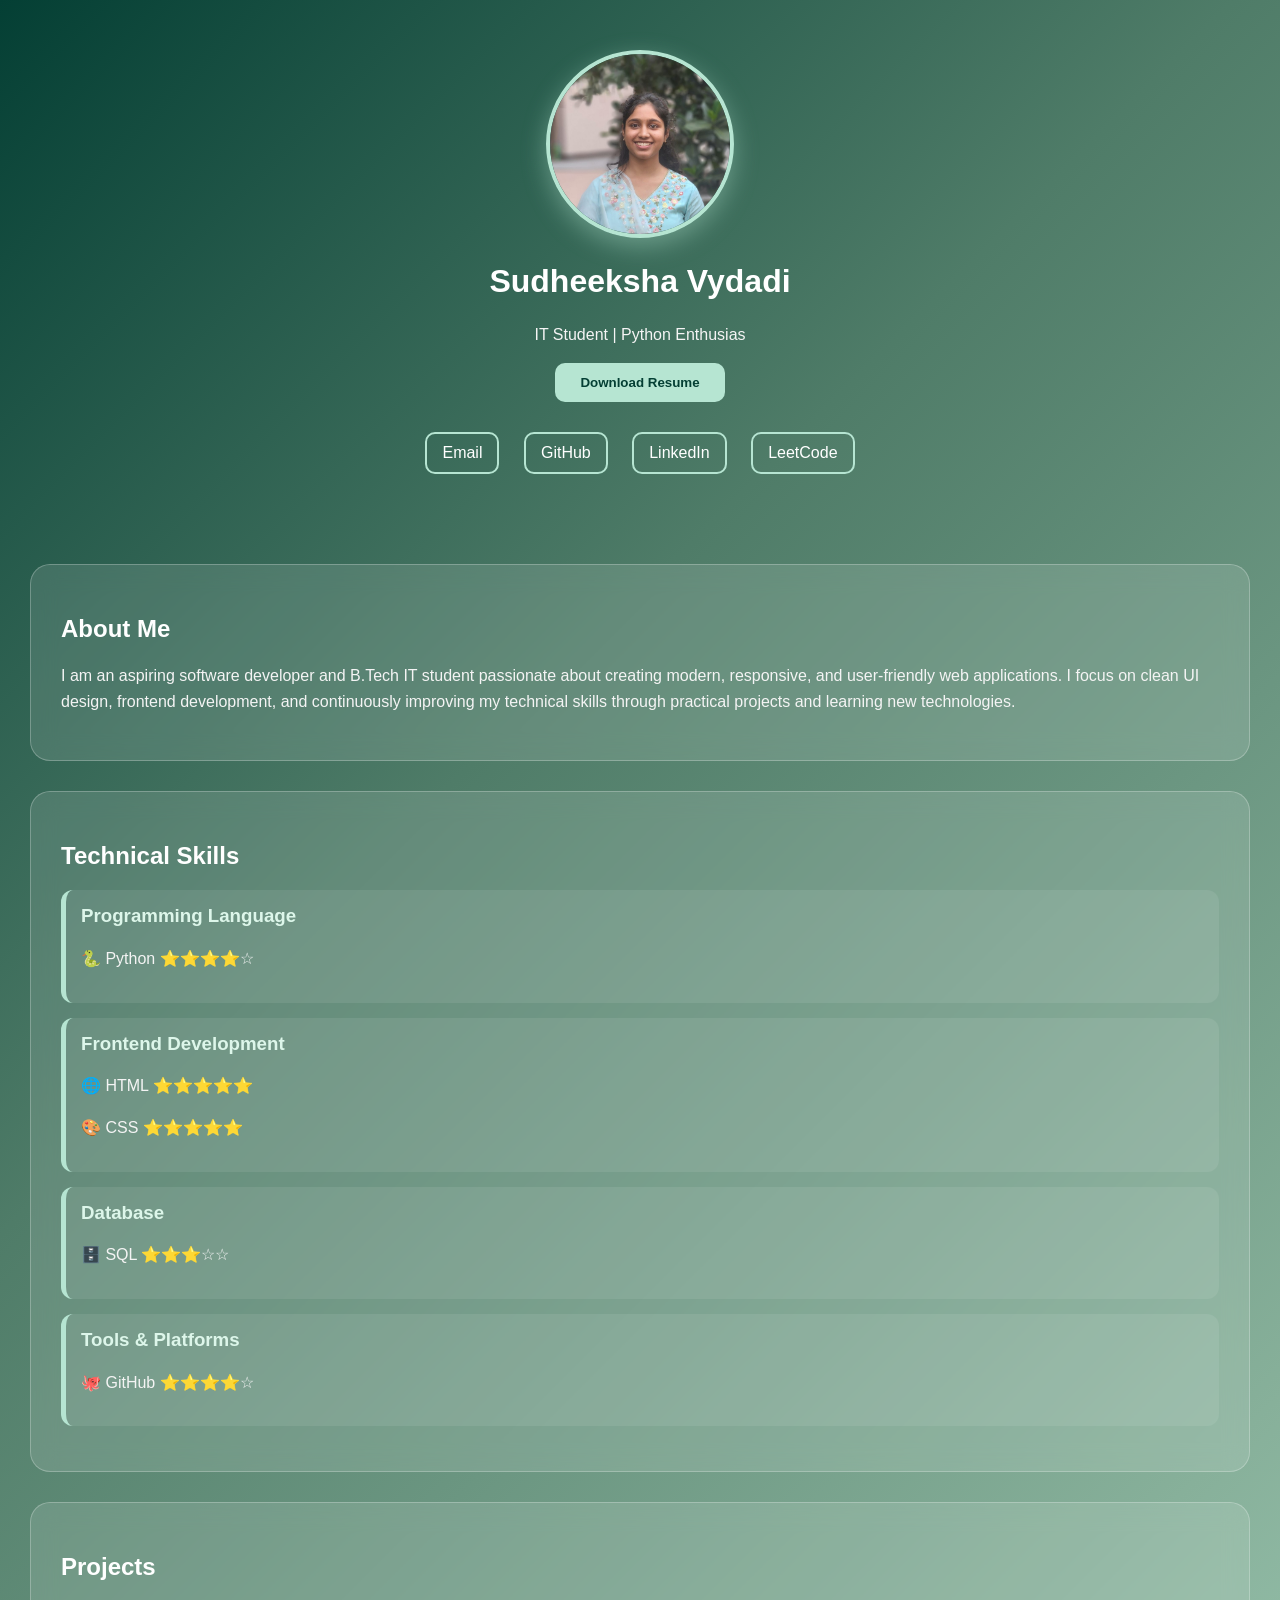
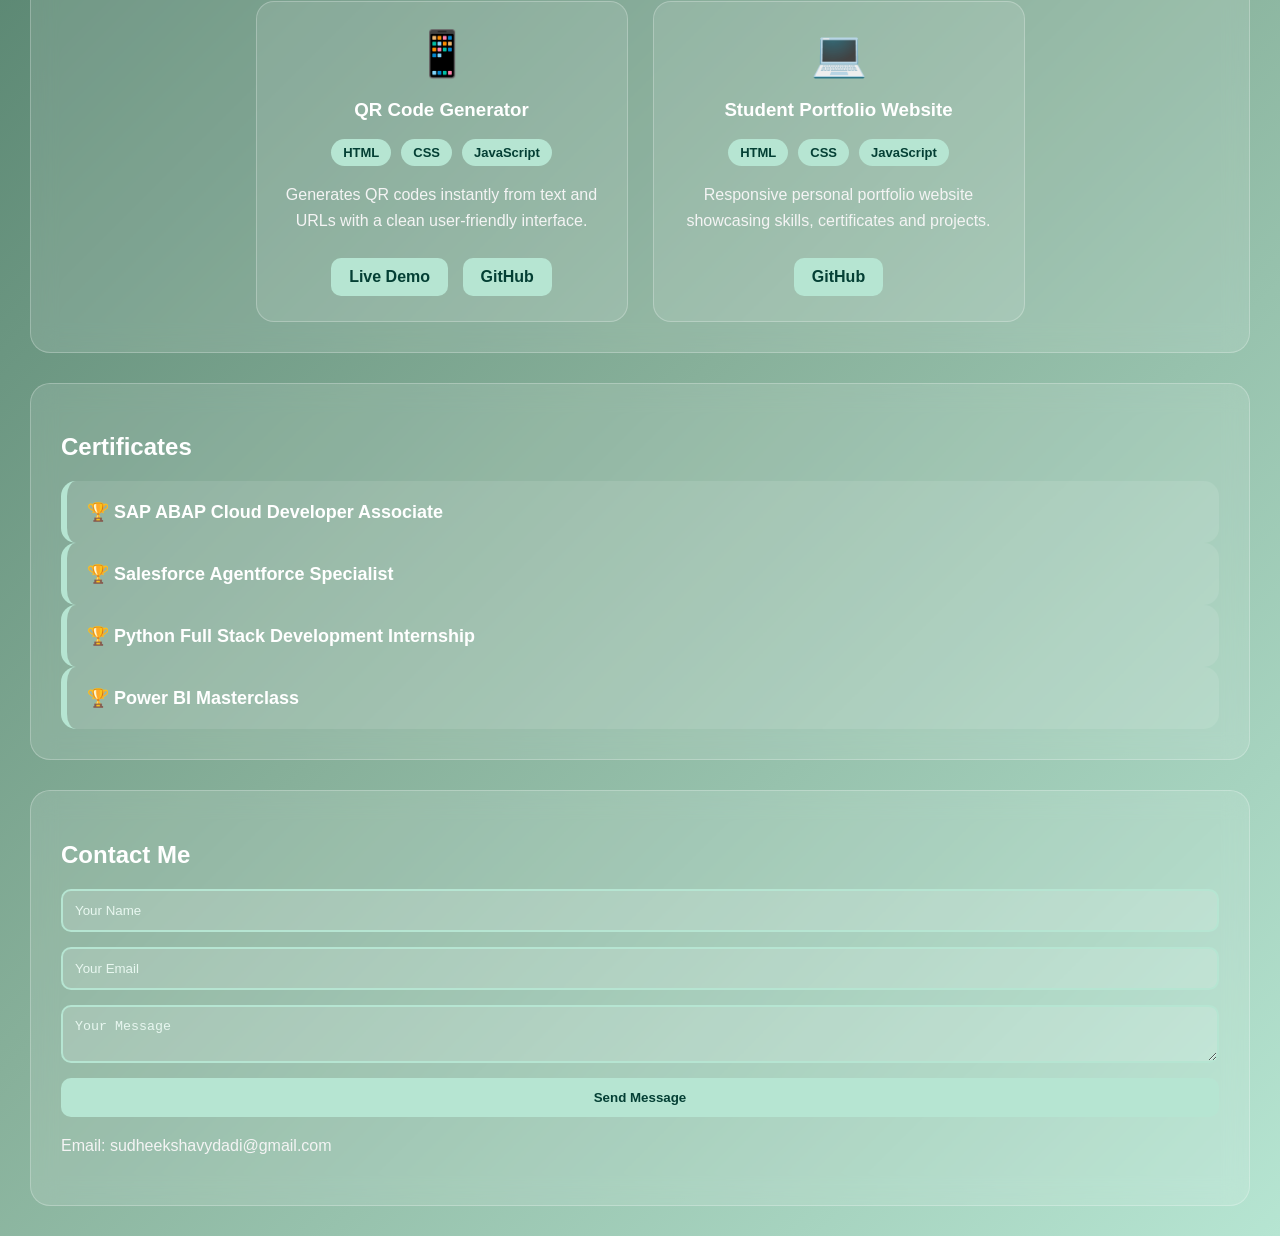
<file: index.html>
<!DOCTYPE html>
<html lang="en">

<head>
    <meta charset="UTF-8">
    <meta name="viewport" content="width=device-width, initial-scale=1.0">
    <title>Sudheeksha Portfolio</title>
    <link rel="stylesheet" href="style.css">
</head>

<body>

    <div id="progress-bar"></div>

    <header>

        <img src="images/profile.jpeg" class="profile-pic">
        <h1>Sudheeksha Vydadi</h1>

        <p>
            IT Student |
            <span id="typing"></span>
        </p>

        <a href="resume.pdf" target="_blank">
            <button class="btn">
                Download Resume
            </button>
        </a>

        <div class="social-links">

    <a href="mailto:sudheekshavydadi@gmail.com">Email</a>

    <a href="https://github.com/Sudheeksha02" target="_blank">GitHub</a>

    <a href="https://linkedin.com/in/sudheeksha-vydadi-b75727293" target="_blank">LinkedIn</a>

    <a href="https://leetcode.com/u/vydadisudheeksha/" target="_blank">LeetCode</a>

</div>

    </header>

    <!-- ABOUT -->

    <section id="about">

        <h2>About Me</h2>

        <p>
            I am an aspiring software developer and B.Tech IT student passionate about creating modern,
            responsive, and user-friendly web applications. I focus on clean UI design,
            frontend development, and continuously improving my technical skills through
            practical projects and learning new technologies.
        </p>

    </section>

    <!-- SKILLS -->

    <section id="skills">

    <h2>Technical Skills</h2>

    <div class="skill-category">
    <h3>Programming Language</h3>
    <p>🐍 Python ⭐⭐⭐⭐☆</p>
</div>

<div class="skill-category">
    <h3>Frontend Development</h3>
    <p>🌐 HTML ⭐⭐⭐⭐⭐</p>
    <p>🎨 CSS ⭐⭐⭐⭐⭐</p>
</div>

<div class="skill-category">
    <h3>Database</h3>
    <p>🗄️ SQL ⭐⭐⭐☆☆</p>
</div>

<div class="skill-category">
    <h3>Tools & Platforms</h3>
    <p>🐙 GitHub ⭐⭐⭐⭐☆</p>
</div>

</section>

    <!-- PROJECTS -->

    <section id="projects">

    <h2>Projects</h2>

    <div class="projects-container">

        <div class="project-card">

    <div class="project-icon">📱</div>

    <h3>QR Code Generator</h3>

    <div class="tech-stack">
        <span>HTML</span>
        <span>CSS</span>
        <span>JavaScript</span>
    </div>

    <p>
        Generates QR codes instantly from text and URLs with a clean user-friendly interface.
    </p>

    <a href="https://sudheeksha02.github.io/QR-Code-Generator/"
       target="_blank"
       class="project-btn">
       Live Demo
    </a>

    <a href="https://github.com/Sudheeksha02/QR-Code-Generator"
       target="_blank"
       class="project-btn">
       GitHub
    </a>

</div>

        <div class="project-card">

    <div class="project-icon">💻</div>

    <h3>Student Portfolio Website</h3>

    <div class="tech-stack">
        <span>HTML</span>
        <span>CSS</span>
        <span>JavaScript</span>
    </div>

    <p>
        Responsive personal portfolio website showcasing skills, certificates and projects.
    </p>

    <a href="https://github.com/Sudheeksha02/Portfolio"
       target="_blank"
       class="project-btn">
       GitHub
    </a>

</div>

</section>

    <!-- CERTIFICATES -->

    <section class="certificates">

    <h2>Certificates</h2>

    <div class="certificates-container">

        <a href="https://drive.google.com/file/d/1lMYAMYh0lyj6Qc3VEWHPuq5QW7JbZGQ_/view?usp=sharing"
           target="_blank"
           class="certificate-card">
           🏆 SAP ABAP Cloud Developer Associate
        </a>

        <a href="https://drive.google.com/file/d/1GV9tC7lNuH97Q9j9Hue0yiNf9JGOrpWC/view?usp=sharing"
           target="_blank"
           class="certificate-card">
           🏆 Salesforce Agentforce Specialist
        </a>

        <a href="https://drive.google.com/file/d/1A_77RI1RudDIv2Agkr7TY2UHFU8W1Niy/view?usp=sharing"
           target="_blank"
           class="certificate-card">
           🏆 Python Full Stack Development Internship
        </a>

        <a href="https://drive.google.com/file/d/1RMo62B4-idDJcNVbULQBoCHDvSKqVZRG/view?usp=sharing"
           target="_blank"
           class="certificate-card">
           🏆 Power BI Masterclass
        </a>

    </div>

</section>

    <!-- CONTACT -->

    <section class="contact-form" id="contact">

        <h2>Contact Me</h2>

<form action="https://formspree.io/f/mnjyllok" method="POST">

    <input type="text" name="name" placeholder="Your Name" required>

    <input type="email" name="email" placeholder="Your Email" required>

    <textarea name="message" placeholder="Your Message" required></textarea>

    <button type="submit" class="btn">
        Send Message
    </button>

</form>

    <p>Email: sudheekshavydadi@gmail.com</p>

    </section>

<script src="script.js"></script>

</body>
</html>
</file>
<file: style.css>
body{
background:linear-gradient(
135deg,
#043F34 0%,
#4F7C68 30%,
#87B09A 65%,
#B6E5D2 100%
);
color:white;
font-family:Arial,sans-serif;
margin:0;
padding:0;
min-height:100vh;
}

/* HEADER */

header{
text-align:center;
padding:50px 20px;
}

.profile-pic{
width:180px;
height:180px;
border-radius:50%;
object-fit:cover;
border:4px solid #B6E5D2;
box-shadow:0 8px 25px rgba(182,229,210,0.4);
}

h1,h2,h3{
color:white;
}

p{
color:#F4F4F4;
line-height:1.6;
}

/* SECTIONS */

section{
background:rgba(255,255,255,0.12);
backdrop-filter:blur(12px);
-webkit-backdrop-filter:blur(12px);
margin:30px;
padding:30px;
border-radius:20px;
border:1px solid rgba(255,255,255,0.25);
}

/* BUTTONS */

.btn{
background:#B6E5D2;
color:#043F34;
border:none;
border-radius:10px;
padding:12px 25px;
cursor:pointer;
transition:0.3s;
font-weight:bold;
}

.btn:hover{
background:#D2F0E4;
transform:translateY(-2px);
}

/* SOCIAL LINKS */

.social-links{
margin-top:20px;
}

.social-links a{
text-decoration:none;
color:white;
margin:10px;
padding:10px 15px;
border:2px solid #B6E5D2;
border-radius:10px;
transition:0.3s;
display:inline-block;
}

.social-links a:hover

/* PROGRESS BAR */

#progress-bar{
position:fixed;
top:0;
left:0;
width:0%;
height:5px;
background:#B6E5D2;
z-index:999;
}

/* SKILLS */

.skill-category{
background:rgba(255,255,255,0.08);
padding:15px;
margin-bottom:15px;
border-radius:12px;
border-left:5px solid #B6E5D2;
}

.skill-category h3{
margin-top:0;
color:#DDF6EA;
}

/* PROJECTS */

.projects-container{
display:flex;
flex-wrap:wrap;
justify-content:center;
gap:25px;
}

.project-card{
width:320px;
background:rgba(255,255,255,0.10);
padding:25px;
border-radius:18px;
text-align:center;
border:1px solid rgba(255,255,255,0.25);
transition:0.3s;
}

.project-card:hover{
transform:translateY(-5px);
}

.project-icon{
font-size:45px;
}

.tech-stack{
display:flex;
justify-content:center;
flex-wrap:wrap;
gap:10px;
margin:15px 0;
}

.tech-stack span{
background:#B6E5D2;
color:#043F34;
padding:6px 12px;
border-radius:20px;
font-size:13px;
font-weight:bold;
}

.project-btn{
display:inline-block;
margin-top:10px;
background:#B6E5D2;
color:#043F34;
text-decoration:none;
padding:10px 18px;
border-radius:10px;
font-weight:bold;
}

.project-btn:hover

/* CERTIFICATES */

.certificates-container{
display:flex;
flex-direction:column;
gap:15px;
}

.certificate-card{
display:block;
background:rgba(255,255,255,0.10);
color:white;
text-decoration:none;
padding:20px;
border-radius:15px;
border-left:6px solid #B6E5D2;
font-weight:600;
font-size:18px;
transition:0.3s;
}

.certificate-card:hover{
background:rgba(255,255,255,0.20);
}

/* CONTACT */

.contact-form form{
display:flex;
flex-direction:column;
}

.contact-form input,
.contact-form textarea{
margin-bottom:15px;
padding:12px;
border-radius:10px;
border:2px solid #B6E5D2;
background:rgba(255,255,255,0.15);
color:white;
}

.contact-form input::placeholder,
.contact-form textarea::placeholder{
color:#E8F7F0;
}

/* MOBILE */

@media(max-width:768px){

header{
    padding:30px 15px;
}
.profile-pic{
    width:140px;
    height:140px;
}

section{
    margin:15px;
    padding:20px;
}

.btn{
    width:100%;
    margin-top:10px;
}

.social-links{
    display:flex;
    flex-direction:column;
    gap:10px;
    align-items:center;
}

.social-links a{
    width:80%;
    text-align:center;
    margin:0;
}

.projects-container{
    flex-direction:column;
    align-items:center;
}

.project-card{
    width:90%;
    box-sizing:border-box;
}

}

.contact-info{
    text-align:center;
    margin-top:15px;
    color:#e8f5ef;
    font-size:16px;
}

.project-btn{
    display:inline-block;
    margin:8px 5px 0;
    background:#b6e5d2;
    color:#043f34;
    text-decoration:none;
    padding:10px 18px;
    border-radius:10px;
    font-weight:bold;
    transition:0.3s;
}

.project-btn:hover{
    background:#043f34;
    color:white;
}
</file>
